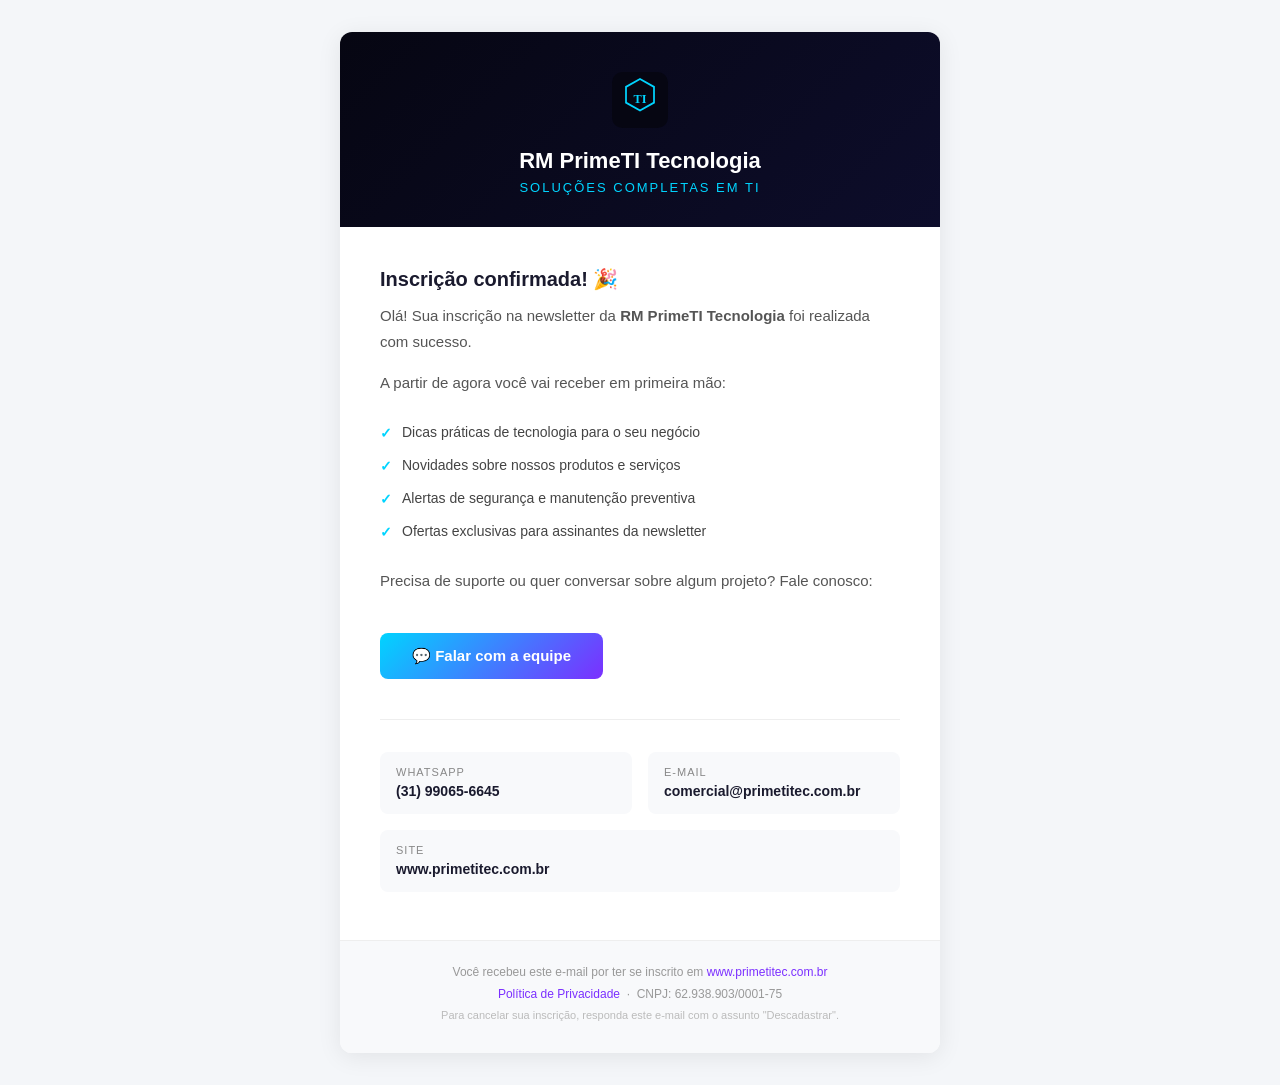
<file: emailjs_template.html>
<!DOCTYPE html>
<!--
  RM PrimeTI Tecnologia — Template de E-mail (Newsletter)

  Como usar:
  1. Acesse https://www.emailjs.com → Email Templates → Create New Template
  2. Em "Content", selecione "HTML Editor" e cole TODO o conteúdo abaixo
  3. Em "To Email" coloque: {{to_email}}
  4. Em "Subject" coloque: ✅ Inscrição confirmada — RM PrimeTI Tecnologia
  5. Em "Reply To" coloque: comercial@primetitec.com.br
  6. Clique em "Save"
-->
<html lang="pt-BR">
<head>
  <meta charset="UTF-8">
  <meta name="viewport" content="width=device-width, initial-scale=1.0">
  <style>
    body { margin: 0; padding: 0; background: #f4f6f9; font-family: 'Segoe UI', Arial, sans-serif; }
    .wrapper { max-width: 600px; margin: 32px auto; background: #ffffff; border-radius: 12px; overflow: hidden; box-shadow: 0 4px 24px rgba(0,0,0,0.08); }
    .header { background: linear-gradient(135deg, #060612 0%, #0d0d2b 100%); padding: 40px 40px 32px; text-align: center; }
    .logo-hex { display: inline-block; margin-bottom: 16px; }
    .header h1 { color: #ffffff; font-size: 22px; margin: 0 0 6px; font-weight: 700; }
    .header p { color: #00d4ff; font-size: 13px; margin: 0; letter-spacing: 2px; text-transform: uppercase; }
    .body { padding: 40px; }
    .body h2 { color: #1a1a2e; font-size: 20px; margin: 0 0 12px; }
    .body p { color: #555; font-size: 15px; line-height: 1.7; margin: 0 0 16px; }
    .check-list { list-style: none; padding: 0; margin: 20px 0; }
    .check-list li { padding: 8px 0; color: #444; font-size: 14px; display: flex; align-items: flex-start; gap: 10px; }
    .check-list li::before { content: '✓'; color: #00d4ff; font-weight: 700; flex-shrink: 0; margin-top: 1px; }
    .btn { display: inline-block; background: linear-gradient(135deg, #00d4ff, #7b2fff); color: #ffffff !important; text-decoration: none; padding: 14px 32px; border-radius: 8px; font-size: 15px; font-weight: 700; margin: 24px 0 8px; }
    .divider { border: none; border-top: 1px solid #eee; margin: 32px 0; }
    .contact-row { display: flex; gap: 16px; flex-wrap: wrap; margin-bottom: 8px; }
    .contact-item { flex: 1; min-width: 200px; background: #f8f9fb; border-radius: 8px; padding: 14px 16px; }
    .contact-item span { display: block; font-size: 11px; color: #888; text-transform: uppercase; letter-spacing: 1px; margin-bottom: 4px; }
    .contact-item a { color: #1a1a2e; text-decoration: none; font-size: 14px; font-weight: 600; }
    .footer { background: #f8f9fb; padding: 24px 40px; text-align: center; border-top: 1px solid #eee; }
    .footer p { color: #999; font-size: 12px; margin: 0 0 8px; }
    .footer a { color: #7b2fff; text-decoration: none; font-size: 12px; }
    .social-links { margin: 12px 0 0; }
    .social-links a { display: inline-block; width: 32px; height: 32px; border-radius: 50%; background: #eee; margin: 0 4px; line-height: 32px; text-align: center; color: #555 !important; font-size: 14px; text-decoration: none; }
  </style>
</head>
<body>
  <div class="wrapper">

    <!-- HEADER -->
    <div class="header">
      <div class="logo-hex">
        <svg width="56" height="56" viewBox="0 0 64 64" fill="none" xmlns="http://www.w3.org/2000/svg">
          <rect width="64" height="64" rx="12" fill="#060612"/>
          <polygon points="32,8 48,17 48,35 32,44 16,35 16,17" fill="none" stroke="#00d4ff" stroke-width="2"/>
          <text x="32" y="35" text-anchor="middle" font-family="Arial Black" font-weight="900" font-size="14" fill="#00d4ff">TI</text>
        </svg>
      </div>
      <h1>RM PrimeTI Tecnologia</h1>
      <p>Soluções Completas em TI</p>
    </div>

    <!-- BODY -->
    <div class="body">
      <h2>Inscrição confirmada! 🎉</h2>
      <p>Olá! Sua inscrição na newsletter da <strong>RM PrimeTI Tecnologia</strong> foi realizada com sucesso.</p>
      <p>A partir de agora você vai receber em primeira mão:</p>
      <ul class="check-list">
        <li>Dicas práticas de tecnologia para o seu negócio</li>
        <li>Novidades sobre nossos produtos e serviços</li>
        <li>Alertas de segurança e manutenção preventiva</li>
        <li>Ofertas exclusivas para assinantes da newsletter</li>
      </ul>
      <p>Precisa de suporte ou quer conversar sobre algum projeto? Fale conosco:</p>
      <a href="https://wa.me/5531990656645?text=Ol%C3%A1!%20Sou%20assinante%20da%20newsletter%20da%20PrimeTI!" class="btn">
        💬 Falar com a equipe
      </a>

      <hr class="divider">

      <div class="contact-row">
        <div class="contact-item">
          <span>WhatsApp</span>
          <a href="https://wa.me/5531990656645">(31) 99065-6645</a>
        </div>
        <div class="contact-item">
          <span>E-mail</span>
          <a href="mailto:comercial@primetitec.com.br">comercial@primetitec.com.br</a>
        </div>
        <div class="contact-item">
          <span>Site</span>
          <a href="https://www.primetitec.com.br">www.primetitec.com.br</a>
        </div>
      </div>
    </div>

    <!-- FOOTER -->
    <div class="footer">
      <p>Você recebeu este e-mail por ter se inscrito em <a href="https://www.primetitec.com.br">www.primetitec.com.br</a></p>
      <p>
        <a href="https://www.primetitec.com.br/politica-de-privacidade.html">Política de Privacidade</a>
        &nbsp;·&nbsp;
        CNPJ: 62.938.903/0001-75
      </p>
      <p style="margin-top:8px;font-size:11px;color:#bbb">
        Para cancelar sua inscrição, responda este e-mail com o assunto "Descadastrar".
      </p>
    </div>

  </div>
</body>
</html>
</file>
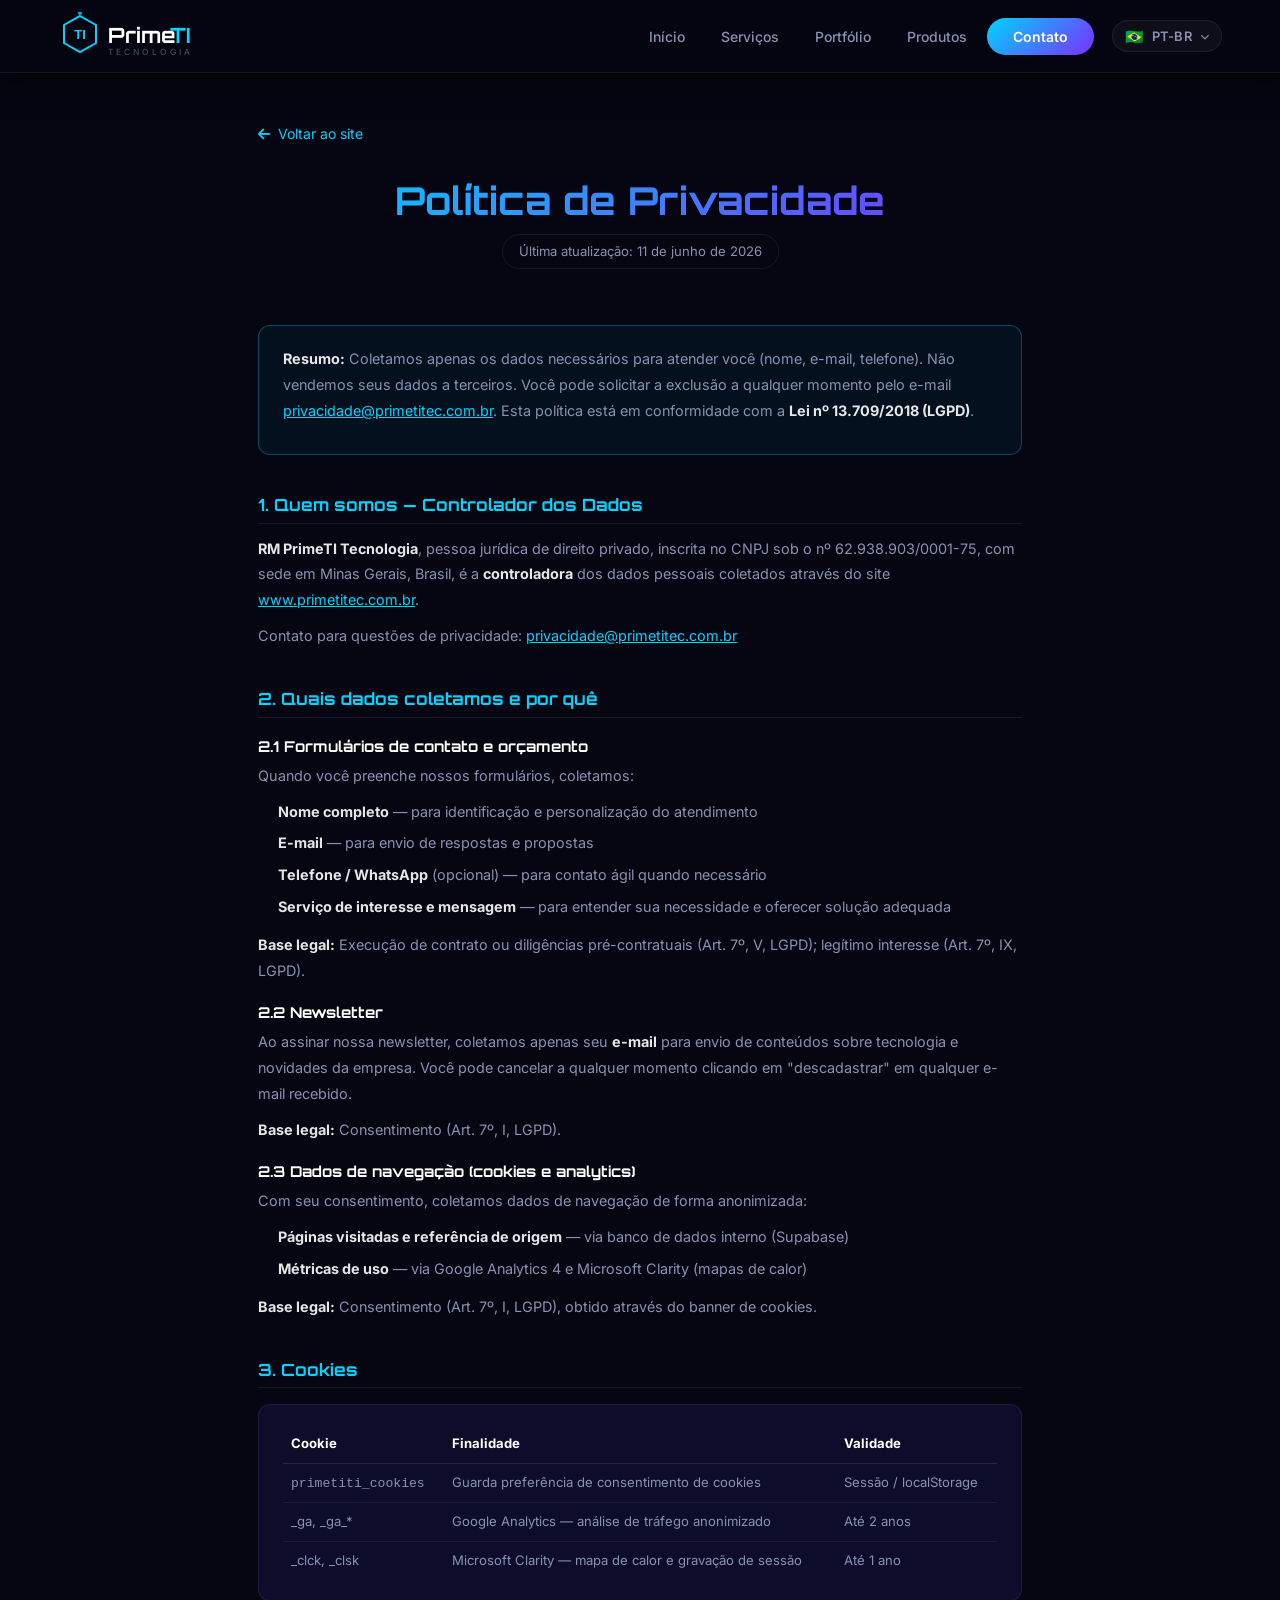
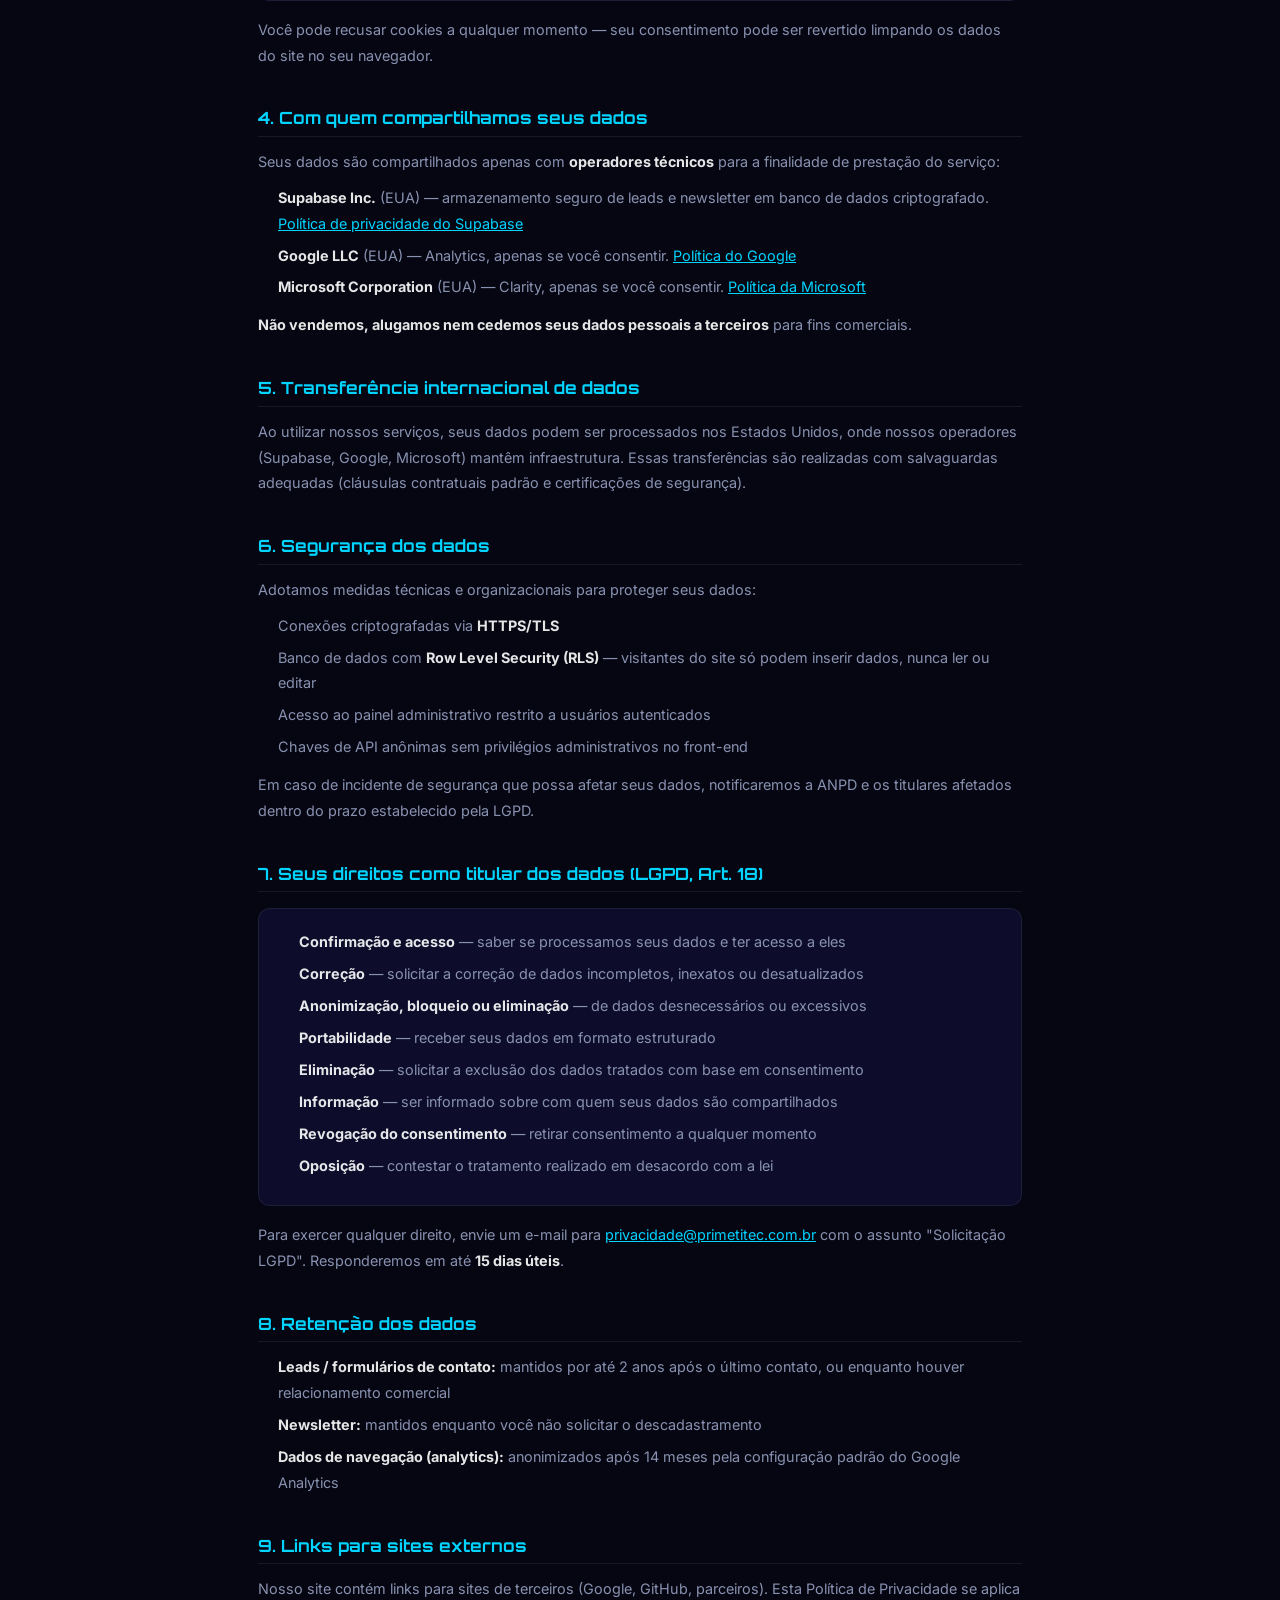
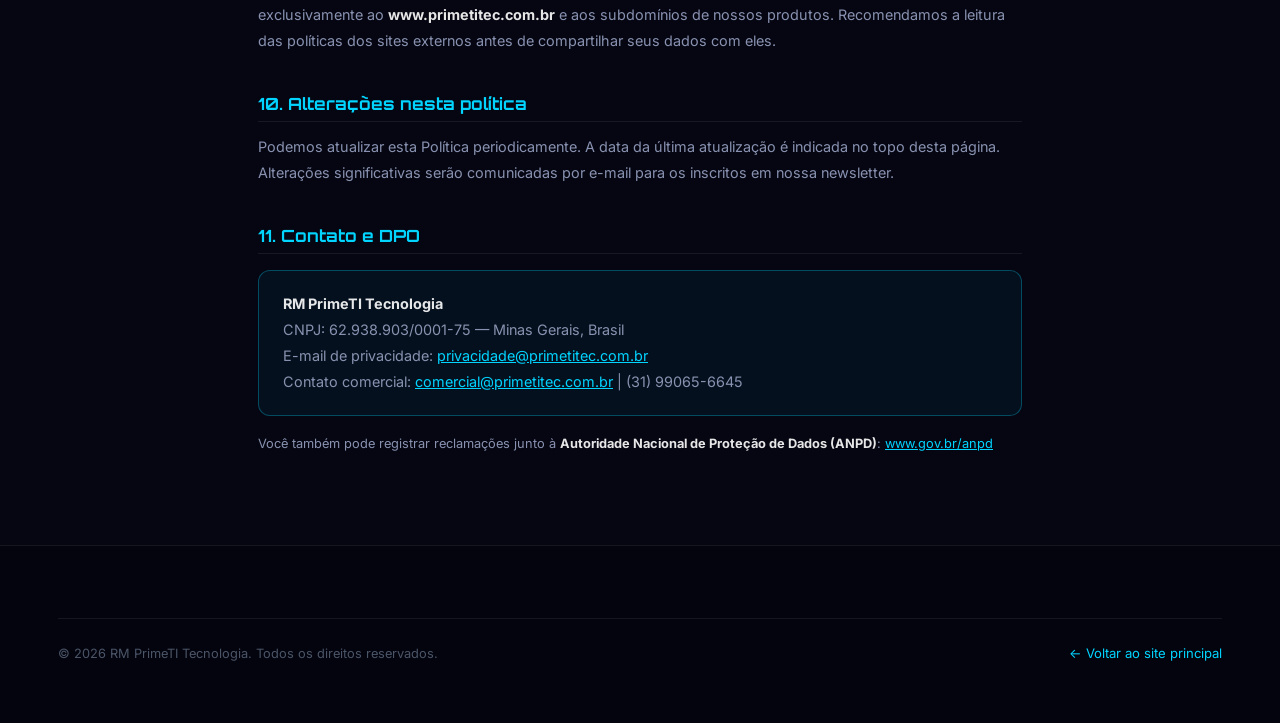
<file: politica-de-privacidade.html>
<!DOCTYPE html>
<html lang="pt-BR">
<head>
  <meta charset="UTF-8">
  <meta name="viewport" content="width=device-width, initial-scale=1.0">
  <title>Política de Privacidade | RM PrimeTI Tecnologia</title>
  <meta name="description" content="Política de Privacidade e Proteção de Dados da RM PrimeTI Tecnologia, em conformidade com a LGPD (Lei nº 13.709/2018).">
  <meta name="robots" content="index, follow">
  <link rel="canonical" href="https://www.primetitec.com.br/politica-de-privacidade.html">

  <link rel="icon" type="image/svg+xml" href="data:image/svg+xml,%3Csvg xmlns='http://www.w3.org/2000/svg' viewBox='0 0 64 64'%3E%3Crect width='64' height='64' rx='12' fill='%23060612'/%3E%3Cpolygon points='32,6 50,16 50,36 32,46 14,36 14,16' fill='none' stroke='%2300d4ff' stroke-width='2.5'/%3E%3Ctext x='50%25' y='58%25' text-anchor='middle' dominant-baseline='middle' font-family='Arial Black' font-weight='900' font-size='16' fill='%2300d4ff'%3ETI%3C/text%3E%3C/svg%3E">

  <link rel="preconnect" href="https://fonts.googleapis.com">
  <link rel="preconnect" href="https://fonts.gstatic.com" crossorigin>
  <link href="https://fonts.googleapis.com/css2?family=Orbitron:wght@700&family=Inter:wght@300;400;500;600&display=swap" rel="stylesheet">
  <link rel="stylesheet" href="https://cdnjs.cloudflare.com/ajax/libs/font-awesome/6.5.0/css/all.min.css">
  <link rel="stylesheet" href="css/styles.css">

  <style>
    .pp-page{padding:120px 0 80px}
    .pp-page .container{max-width:820px}
    .pp-header{text-align:center;margin-bottom:56px}
    .pp-header h1{font-family:var(--f-head);font-size:clamp(1.8rem,3vw,2.6rem);background:var(--grad);-webkit-background-clip:text;-webkit-text-fill-color:transparent;background-clip:text;margin-bottom:12px}
    .pp-header .updated{font-size:.82rem;color:var(--gray-1);border:1px solid var(--border);padding:6px 16px;border-radius:30px;display:inline-block}
    .pp-body h2{font-family:var(--f-head);font-size:1.05rem;color:var(--cyan);margin:40px 0 12px;padding-bottom:8px;border-bottom:1px solid var(--border)}
    .pp-body h3{font-size:.93rem;font-weight:700;color:#fff;margin:20px 0 8px}
    .pp-body p,.pp-body li{font-size:.9rem;color:var(--gray-1);line-height:1.8;margin-bottom:10px}
    .pp-body ul,.pp-body ol{padding-left:20px;margin-bottom:12px}
    .pp-body li{margin-bottom:6px}
    .pp-body a{color:var(--cyan);text-decoration:underline}
    .pp-body strong{color:rgba(255,255,255,.9)}
    .pp-card{background:var(--bg-card);border:1px solid var(--border);border-radius:12px;padding:20px 24px;margin:16px 0}
    .pp-card.highlight{border-color:rgba(0,212,255,.3);background:rgba(0,212,255,.05)}
    .back-link{display:inline-flex;align-items:center;gap:8px;color:var(--cyan);font-size:.88rem;margin-bottom:32px;text-decoration:none;transition:opacity .2s}
    .back-link:hover{opacity:.7}
  </style>
</head>
<body data-page="privacy">

  <!-- NAVBAR -->
  <nav id="navbar" class="navbar scrolled" role="navigation" aria-label="Navegação principal">
    <div class="nav-container">
      <a href="/" class="nav-logo" aria-label="RM PrimeTI Tecnologia - Início">
        <svg width="190" height="48" viewBox="0 0 190 48" fill="none" xmlns="http://www.w3.org/2000/svg" aria-hidden="true">
          <polygon points="22,4 38,13 38,31 22,40 6,31 6,13" fill="none" stroke="#00d4ff" stroke-width="2"/>
          <circle cx="22" cy="1" r="2" fill="#00d4ff" opacity="0.8"/>
          <text x="22" y="27" text-anchor="middle" font-family="Arial Black, sans-serif" font-weight="900" font-size="13" fill="#00d4ff">TI</text>
          <text x="50" y="31" font-family="Orbitron, Arial, sans-serif" font-weight="700" font-size="21" fill="white">Prime</text>
          <text x="112" y="31" font-family="Orbitron, Arial, sans-serif" font-weight="700" font-size="21" fill="#00d4ff">TI</text>
          <text x="50" y="43" font-family="Inter, Arial, sans-serif" font-size="8.5" fill="#4a5568" letter-spacing="3">TECNOLOGIA</text>
        </svg>
      </a>
      <div class="nav-right">
        <ul class="nav-menu" role="menubar">
          <li role="none"><a href="/#inicio"    class="nav-link" role="menuitem" data-i18n="nav.home">Início</a></li>
          <li role="none"><a href="/#servicos"  class="nav-link" role="menuitem" data-i18n="nav.services">Serviços</a></li>
          <li role="none"><a href="/#portfolio" class="nav-link" role="menuitem" data-i18n="nav.portfolio">Portfólio</a></li>
          <li role="none"><a href="/#produtos"  class="nav-link" role="menuitem" data-i18n="nav.products">Produtos</a></li>
          <li role="none"><a href="/#contato"   class="nav-link nav-cta" role="menuitem" data-i18n="nav.contact">Contato</a></li>
        </ul>

        <div class="lang-switcher" id="langSwitcher">
          <button class="lang-current" id="langToggle" aria-haspopup="true" aria-expanded="false" aria-label="Selecionar idioma" data-i18n-aria-label="lang.selectLabel">
            <span class="lang-flag" aria-hidden="true">🇧🇷</span>
            <span class="lang-code">PT-BR</span>
            <i class="fas fa-chevron-down" aria-hidden="true"></i>
          </button>
          <ul class="lang-menu" id="langMenu" role="menu">
            <li role="none"><button type="button" role="menuitem" class="lang-option" data-lang="pt-BR"><span class="lang-flag" aria-hidden="true">🇧🇷</span> Português (Brasil)</button></li>
            <li role="none"><button type="button" role="menuitem" class="lang-option" data-lang="pt-PT"><span class="lang-flag" aria-hidden="true">🇵🇹</span> Português (Portugal)</button></li>
            <li role="none"><button type="button" role="menuitem" class="lang-option" data-lang="en"><span class="lang-flag" aria-hidden="true">🇬🇧</span> English</button></li>
          </ul>
        </div>

        <button class="nav-toggle" id="navToggle" aria-label="Abrir menu" aria-expanded="false" data-i18n-aria-label="nav.openMenu">
          <span></span><span></span><span></span>
        </button>
      </div>
    </div>
  </nav>

  <!-- CONTENT -->
  <main class="pp-page">
    <div class="container">

      <a href="/" class="back-link">
        <i class="fas fa-arrow-left" aria-hidden="true"></i>
        <span data-i18n="pp.backLink">Voltar ao site</span>
      </a>

      <header class="pp-header">
        <h1 data-i18n="pp.h1">Política de Privacidade</h1>
        <span class="updated" data-i18n="pp.updated">Última atualização: 11 de junho de 2026</span>
      </header>

      <div class="pp-body">

        <div class="pp-card highlight">
          <p data-i18n="pp.summary"><strong>Resumo:</strong> Coletamos apenas os dados necessários para atender você (nome, e-mail, telefone). Não vendemos seus dados a terceiros. Você pode solicitar a exclusão a qualquer momento pelo e-mail <a href="mailto:privacidade@primetitec.com.br">privacidade@primetitec.com.br</a>. Esta política está em conformidade com a <strong>Lei nº 13.709/2018 (LGPD)</strong>.</p>
        </div>

        <h2 data-i18n="pp.s1.title">1. Quem somos — Controlador dos Dados</h2>
        <p data-i18n="pp.s1.p1"><strong>RM PrimeTI Tecnologia</strong>, pessoa jurídica de direito privado, inscrita no CNPJ sob o nº 62.938.903/0001-75, com sede em Minas Gerais, Brasil, é a <strong>controladora</strong> dos dados pessoais coletados através do site <a href="https://www.primetitec.com.br">www.primetitec.com.br</a>.</p>
        <p data-i18n="pp.s1.p2">Contato para questões de privacidade: <a href="mailto:privacidade@primetitec.com.br">privacidade@primetitec.com.br</a></p>

        <h2 data-i18n="pp.s2.title">2. Quais dados coletamos e por quê</h2>

        <h3 data-i18n="pp.s2_1.title">2.1 Formulários de contato e orçamento</h3>
        <p data-i18n="pp.s2_1.intro">Quando você preenche nossos formulários, coletamos:</p>
        <ul>
          <li data-i18n="pp.s2_1.li1"><strong>Nome completo</strong> — para identificação e personalização do atendimento</li>
          <li data-i18n="pp.s2_1.li2"><strong>E-mail</strong> — para envio de respostas e propostas</li>
          <li data-i18n="pp.s2_1.li3"><strong>Telefone / WhatsApp</strong> (opcional) — para contato ágil quando necessário</li>
          <li data-i18n="pp.s2_1.li4"><strong>Serviço de interesse e mensagem</strong> — para entender sua necessidade e oferecer solução adequada</li>
        </ul>
        <p data-i18n="pp.s2_1.legal"><strong>Base legal:</strong> Execução de contrato ou diligências pré-contratuais (Art. 7º, V, LGPD); legítimo interesse (Art. 7º, IX, LGPD).</p>

        <h3 data-i18n="pp.s2_2.title">2.2 Newsletter</h3>
        <p data-i18n="pp.s2_2.p1">Ao assinar nossa newsletter, coletamos apenas seu <strong>e-mail</strong> para envio de conteúdos sobre tecnologia e novidades da empresa. Você pode cancelar a qualquer momento clicando em "descadastrar" em qualquer e-mail recebido.</p>
        <p data-i18n="pp.s2_2.legal"><strong>Base legal:</strong> Consentimento (Art. 7º, I, LGPD).</p>

        <h3 data-i18n="pp.s2_3.title">2.3 Dados de navegação (cookies e analytics)</h3>
        <p data-i18n="pp.s2_3.intro">Com seu consentimento, coletamos dados de navegação de forma anonimizada:</p>
        <ul>
          <li data-i18n="pp.s2_3.li1"><strong>Páginas visitadas e referência de origem</strong> — via banco de dados interno (Supabase)</li>
          <li data-i18n="pp.s2_3.li2"><strong>Métricas de uso</strong> — via Google Analytics 4 e Microsoft Clarity (mapas de calor)</li>
        </ul>
        <p data-i18n="pp.s2_3.legal"><strong>Base legal:</strong> Consentimento (Art. 7º, I, LGPD), obtido através do banner de cookies.</p>

        <h2 data-i18n="pp.s3.title">3. Cookies</h2>
        <div class="pp-card">
          <table style="width:100%;border-collapse:collapse;font-size:.82rem">
            <thead>
              <tr style="border-bottom:1px solid rgba(255,255,255,.1)">
                <th style="text-align:left;padding:8px;color:#fff" data-i18n="pp.s3.thCookie">Cookie</th>
                <th style="text-align:left;padding:8px;color:#fff" data-i18n="pp.s3.thPurpose">Finalidade</th>
                <th style="text-align:left;padding:8px;color:#fff" data-i18n="pp.s3.thValidity">Validade</th>
              </tr>
            </thead>
            <tbody>
              <tr>
                <td style="padding:8px;color:var(--gray-1)"><code>primetiti_cookies</code></td>
                <td style="padding:8px;color:var(--gray-1)" data-i18n="pp.s3.row1purpose">Guarda preferência de consentimento de cookies</td>
                <td style="padding:8px;color:var(--gray-1)" data-i18n="pp.s3.row1validity">Sessão / localStorage</td>
              </tr>
              <tr style="border-top:1px solid rgba(255,255,255,.06)">
                <td style="padding:8px;color:var(--gray-1)">_ga, _ga_*</td>
                <td style="padding:8px;color:var(--gray-1)" data-i18n="pp.s3.row2purpose">Google Analytics — análise de tráfego anonimizado</td>
                <td style="padding:8px;color:var(--gray-1)" data-i18n="pp.s3.row2validity">Até 2 anos</td>
              </tr>
              <tr style="border-top:1px solid rgba(255,255,255,.06)">
                <td style="padding:8px;color:var(--gray-1)">_clck, _clsk</td>
                <td style="padding:8px;color:var(--gray-1)" data-i18n="pp.s3.row3purpose">Microsoft Clarity — mapa de calor e gravação de sessão</td>
                <td style="padding:8px;color:var(--gray-1)" data-i18n="pp.s3.row3validity">Até 1 ano</td>
              </tr>
            </tbody>
          </table>
        </div>
        <p data-i18n="pp.s3.after">Você pode recusar cookies a qualquer momento — seu consentimento pode ser revertido limpando os dados do site no seu navegador.</p>

        <h2 data-i18n="pp.s4.title">4. Com quem compartilhamos seus dados</h2>
        <p data-i18n="pp.s4.intro">Seus dados são compartilhados apenas com <strong>operadores técnicos</strong> para a finalidade de prestação do serviço:</p>
        <ul>
          <li data-i18n="pp.s4.li1"><strong>Supabase Inc.</strong> (EUA) — armazenamento seguro de leads e newsletter em banco de dados criptografado. <a href="https://supabase.com/privacy" target="_blank" rel="noopener">Política de privacidade do Supabase</a></li>
          <li data-i18n="pp.s4.li2"><strong>Google LLC</strong> (EUA) — Analytics, apenas se você consentir. <a href="https://policies.google.com/privacy" target="_blank" rel="noopener">Política do Google</a></li>
          <li data-i18n="pp.s4.li3"><strong>Microsoft Corporation</strong> (EUA) — Clarity, apenas se você consentir. <a href="https://privacy.microsoft.com/pt-br/privacystatement" target="_blank" rel="noopener">Política da Microsoft</a></li>
        </ul>
        <p data-i18n="pp.s4.outro"><strong>Não vendemos, alugamos nem cedemos seus dados pessoais a terceiros</strong> para fins comerciais.</p>

        <h2 data-i18n="pp.s5.title">5. Transferência internacional de dados</h2>
        <p data-i18n="pp.s5.p">Ao utilizar nossos serviços, seus dados podem ser processados nos Estados Unidos, onde nossos operadores (Supabase, Google, Microsoft) mantêm infraestrutura. Essas transferências são realizadas com salvaguardas adequadas (cláusulas contratuais padrão e certificações de segurança).</p>

        <h2 data-i18n="pp.s6.title">6. Segurança dos dados</h2>
        <p data-i18n="pp.s6.intro">Adotamos medidas técnicas e organizacionais para proteger seus dados:</p>
        <ul>
          <li data-i18n="pp.s6.li1">Conexões criptografadas via <strong>HTTPS/TLS</strong></li>
          <li data-i18n="pp.s6.li2">Banco de dados com <strong>Row Level Security (RLS)</strong> — visitantes do site só podem inserir dados, nunca ler ou editar</li>
          <li data-i18n="pp.s6.li3">Acesso ao painel administrativo restrito a usuários autenticados</li>
          <li data-i18n="pp.s6.li4">Chaves de API anônimas sem privilégios administrativos no front-end</li>
        </ul>
        <p data-i18n="pp.s6.after">Em caso de incidente de segurança que possa afetar seus dados, notificaremos a ANPD e os titulares afetados dentro do prazo estabelecido pela LGPD.</p>

        <h2 data-i18n="pp.s7.title">7. Seus direitos como titular dos dados (LGPD, Art. 18)</h2>
        <div class="pp-card">
          <ul style="margin:0;padding-left:16px">
            <li data-i18n="pp.s7.li1"><strong>Confirmação e acesso</strong> — saber se processamos seus dados e ter acesso a eles</li>
            <li data-i18n="pp.s7.li2"><strong>Correção</strong> — solicitar a correção de dados incompletos, inexatos ou desatualizados</li>
            <li data-i18n="pp.s7.li3"><strong>Anonimização, bloqueio ou eliminação</strong> — de dados desnecessários ou excessivos</li>
            <li data-i18n="pp.s7.li4"><strong>Portabilidade</strong> — receber seus dados em formato estruturado</li>
            <li data-i18n="pp.s7.li5"><strong>Eliminação</strong> — solicitar a exclusão dos dados tratados com base em consentimento</li>
            <li data-i18n="pp.s7.li6"><strong>Informação</strong> — ser informado sobre com quem seus dados são compartilhados</li>
            <li data-i18n="pp.s7.li7"><strong>Revogação do consentimento</strong> — retirar consentimento a qualquer momento</li>
            <li data-i18n="pp.s7.li8"><strong>Oposição</strong> — contestar o tratamento realizado em desacordo com a lei</li>
          </ul>
        </div>
        <p data-i18n="pp.s7.after">Para exercer qualquer direito, envie um e-mail para <a href="mailto:privacidade@primetitec.com.br">privacidade@primetitec.com.br</a> com o assunto "Solicitação LGPD". Responderemos em até <strong>15 dias úteis</strong>.</p>

        <h2 data-i18n="pp.s8.title">8. Retenção dos dados</h2>
        <ul>
          <li data-i18n="pp.s8.li1"><strong>Leads / formulários de contato:</strong> mantidos por até 2 anos após o último contato, ou enquanto houver relacionamento comercial</li>
          <li data-i18n="pp.s8.li2"><strong>Newsletter:</strong> mantidos enquanto você não solicitar o descadastramento</li>
          <li data-i18n="pp.s8.li3"><strong>Dados de navegação (analytics):</strong> anonimizados após 14 meses pela configuração padrão do Google Analytics</li>
        </ul>

        <h2 data-i18n="pp.s9.title">9. Links para sites externos</h2>
        <p data-i18n="pp.s9.p">Nosso site contém links para sites de terceiros (Google, GitHub, parceiros). Esta Política de Privacidade se aplica exclusivamente ao <strong>www.primetitec.com.br</strong> e aos subdomínios de nossos produtos. Recomendamos a leitura das políticas dos sites externos antes de compartilhar seus dados com eles.</p>

        <h2 data-i18n="pp.s10.title">10. Alterações nesta política</h2>
        <p data-i18n="pp.s10.p">Podemos atualizar esta Política periodicamente. A data da última atualização é indicada no topo desta página. Alterações significativas serão comunicadas por e-mail para os inscritos em nossa newsletter.</p>

        <h2 data-i18n="pp.s11.title">11. Contato e DPO</h2>
        <div class="pp-card highlight">
          <p style="margin:0" data-i18n="pp.s11.card">
            <strong>RM PrimeTI Tecnologia</strong><br>
            CNPJ: 62.938.903/0001-75 — Minas Gerais, Brasil<br>
            E-mail de privacidade: <a href="mailto:privacidade@primetitec.com.br">privacidade@primetitec.com.br</a><br>
            Contato comercial: <a href="mailto:comercial@primetitec.com.br">comercial@primetitec.com.br</a> | (31) 99065-6645
          </p>
        </div>
        <p style="margin-top:16px;font-size:.8rem" data-i18n="pp.s11.after">Você também pode registrar reclamações junto à <strong>Autoridade Nacional de Proteção de Dados (ANPD)</strong>: <a href="https://www.gov.br/anpd" target="_blank" rel="noopener">www.gov.br/anpd</a></p>

      </div>
    </div>
  </main>

  <!-- FOOTER -->
  <footer class="footer" role="contentinfo">
    <div class="container">
      <div class="footer-bottom" style="border-top:1px solid rgba(255,255,255,.07);padding:24px 0;display:flex;justify-content:space-between;align-items:center;flex-wrap:wrap;gap:12px">
        <p style="margin:0;font-size:.8rem;color:var(--gray-2)">&copy; <span id="year"></span> <span data-i18n="footer.rights">RM PrimeTI Tecnologia. Todos os direitos reservados.</span></p>
        <a href="/" style="color:var(--cyan);font-size:.82rem;text-decoration:none" data-i18n="pp.backToSite">← Voltar ao site principal</a>
      </div>
    </div>
  </footer>

  <script src="js/i18n.js"></script>
  <script>document.getElementById('year').textContent = new Date().getFullYear();</script>
  <script>
    const nb = document.getElementById('navbar');
    const tg = document.getElementById('navToggle');
    const mu = nb?.querySelector('.nav-menu');
    tg?.addEventListener('click', () => {
      const o = mu.classList.toggle('open');
      tg.setAttribute('aria-expanded', o);
    });
  </script>
</body>
</html>
</file>
<file: css/styles.css>
/* ============================================================
   RM PrimeTI Tecnologia — Site Institucional
   Estilo principal
   ============================================================ */

/* ===== TOKENS ===== */
:root {
  --bg: #060612;
  --bg-2: #0a0a22;
  --bg-card: #0d0d2b;
  --bg-card-h: #131345;
  --cyan: #00d4ff;
  --cyan-d: rgba(0,212,255,.12);
  --cyan-g: rgba(0,212,255,.35);
  --purple: #7b2fff;
  --purple-d: rgba(123,47,255,.12);
  --purple-g: rgba(123,47,255,.35);
  --orange: #ff6b35;
  --green: #27c93f;
  --pink: #ff6b9d;
  --gold: #ffbd2e;
  --wpp: #25d366;
  --white: #ffffff;
  --gray-1: #8892b0;
  --gray-2: #4a5568;
  --border: rgba(255,255,255,.07);
  --border-c: rgba(0,212,255,.25);
  --grad: linear-gradient(135deg,#00d4ff 0%,#7b2fff 100%);
  --f-head: 'Orbitron','Arial Black',sans-serif;
  --f-body: 'Inter','Arial',sans-serif;
  --r: 14px;
  --r-lg: 22px;
  --ease: cubic-bezier(.4,0,.2,1);
  --t: all .3s var(--ease);
  --section-py: 110px;
}

/* ===== RESET ===== */
*,*::before,*::after{box-sizing:border-box;margin:0;padding:0}
html{scroll-behavior:smooth;font-size:16px}
body{font-family:var(--f-body);background:var(--bg);color:var(--white);line-height:1.65;overflow-x:hidden}
img,svg{display:block;max-width:100%}
a{text-decoration:none;color:inherit}
ul{list-style:none}
button{cursor:pointer;border:none;background:none;font-family:inherit}

/* ===== TYPOGRAPHY ===== */
h1,h2,h3,h4{font-family:var(--f-head);line-height:1.15}
.gradient-text{
  background:var(--grad);
  -webkit-background-clip:text;
  -webkit-text-fill-color:transparent;
  background-clip:text
}

/* ===== LAYOUT ===== */
.container{max-width:1220px;margin:0 auto;padding:0 28px}
section{padding:110px 0}

/* ===== BUTTONS ===== */
.btn{
  display:inline-flex;align-items:center;gap:10px;
  padding:14px 30px;border-radius:50px;
  font-family:var(--f-body);font-size:15px;font-weight:600;
  cursor:pointer;transition:var(--t);position:relative;overflow:hidden
}
.btn-primary{background:var(--grad);color:#fff;box-shadow:0 4px 24px rgba(0,212,255,.3)}
.btn-primary:hover{transform:translateY(-3px);box-shadow:0 10px 40px rgba(0,212,255,.5)}
.btn-secondary{background:transparent;color:#fff;border:1.5px solid rgba(255,255,255,.25);backdrop-filter:blur(10px)}
.btn-secondary:hover{border-color:var(--cyan);color:var(--cyan);background:var(--cyan-d);transform:translateY(-3px)}
.btn-large{padding:18px 40px;font-size:16px}

/* ===== SECTION HEADER ===== */
.section-header{text-align:center;margin-bottom:72px}
.section-tag{
  display:inline-block;padding:6px 18px;
  background:var(--cyan-d);border:1px solid var(--cyan);border-radius:50px;
  color:var(--cyan);font-size:12px;font-weight:700;text-transform:uppercase;letter-spacing:2.5px;margin-bottom:18px
}
.section-title{font-size:clamp(26px,4vw,46px);color:var(--white);margin-bottom:18px}
.section-subtitle{color:var(--gray-1);font-size:17px;max-width:620px;margin:0 auto;line-height:1.75}

/* ===== SCROLL REVEAL ===== */
.reveal{opacity:0;transform:translateY(36px);transition:opacity .75s var(--ease),transform .75s var(--ease)}
.reveal.visible{opacity:1;transform:translateY(0)}

/* ============================================================
   NAVBAR
   ============================================================ */
.navbar{
  position:fixed;top:0;left:0;right:0;z-index:1000;
  padding:18px 0;transition:var(--t)
}
.navbar.scrolled{
  background:rgba(6,6,18,.96);backdrop-filter:blur(20px);
  border-bottom:1px solid var(--border);padding:12px 0;
  box-shadow:0 4px 40px rgba(0,0,0,.6)
}
.nav-container{
  max-width:1220px;margin:0 auto;padding:0 28px;
  display:flex;align-items:center;justify-content:space-between
}
.nav-logo{display:flex;align-items:center;flex-shrink:0}
.nav-right{display:flex;align-items:center;gap:18px}
.nav-menu{display:flex;align-items:center;gap:4px}
.nav-link{
  color:var(--gray-1);font-size:14px;font-weight:500;
  padding:8px 16px;border-radius:8px;transition:var(--t)
}
.nav-link:hover,.nav-link.active{color:var(--white);background:rgba(255,255,255,.05)}
.nav-cta{
  background:var(--grad)!important;color:#fff!important;
  border-radius:50px!important;padding:10px 26px!important;font-weight:600!important
}
.nav-cta:hover{box-shadow:0 6px 24px rgba(0,212,255,.45);transform:translateY(-1px)}
.nav-toggle{
  display:none;flex-direction:column;gap:5px;
  padding:6px;z-index:1001
}
.nav-toggle span{
  display:block;width:24px;height:2px;
  background:var(--white);border-radius:2px;transition:var(--t)
}

/* ============================================================
   LANGUAGE SWITCHER
   ============================================================ */
.lang-switcher{position:relative;z-index:1001}
.lang-current{
  display:flex;align-items:center;gap:8px;
  background:rgba(255,255,255,.04);border:1px solid var(--border);
  border-radius:50px;padding:7px 12px;color:var(--gray-1);
  font-size:13px;font-weight:600;transition:var(--t)
}
.lang-current:hover{color:var(--white);border-color:rgba(0,212,255,.35);background:rgba(0,212,255,.06)}
.lang-current .fa-chevron-down{font-size:9px;transition:transform .2s var(--ease)}
.lang-switcher.open .lang-current .fa-chevron-down{transform:rotate(180deg)}
.lang-flag{font-size:15px;line-height:1}
.lang-code{letter-spacing:.3px}
.lang-menu{
  position:absolute;top:calc(100% + 10px);right:0;min-width:210px;
  background:rgba(10,10,26,.98);backdrop-filter:blur(20px);
  border:1px solid var(--border);border-radius:14px;
  padding:6px;box-shadow:0 16px 40px rgba(0,0,0,.5);
  opacity:0;visibility:hidden;transform:translateY(-8px);
  transition:opacity .2s var(--ease),transform .2s var(--ease),visibility .2s
}
.lang-switcher.open .lang-menu{opacity:1;visibility:visible;transform:translateY(0)}
.lang-option{
  display:flex;align-items:center;gap:10px;width:100%;
  padding:10px 12px;border-radius:9px;color:var(--gray-1);
  font-size:13.5px;font-weight:500;text-align:left;transition:var(--t)
}
.lang-option:hover{background:rgba(0,212,255,.08);color:var(--white)}
.lang-option.active{color:var(--cyan);background:rgba(0,212,255,.08)}
.lang-option .lang-flag{font-size:17px}

/* ============================================================
   MARKET VISIBILITY (hide BR-only hardware repair content
   when browsing in pt-PT / en)
   ============================================================ */
.lang-hidden{display:none !important}
body.lang-intl .services-grid{grid-template-columns:repeat(2,1fr);max-width:760px;margin-left:auto;margin-right:auto}
body.lang-intl .portfolio-grid{grid-template-columns:repeat(2,1fr);max-width:780px;margin-left:auto;margin-right:auto}
@media (max-width:900px){
  body.lang-intl .services-grid{grid-template-columns:1fr;max-width:480px}
  body.lang-intl .portfolio-grid{grid-template-columns:1fr;max-width:480px}
}

/* ============================================================
   HERO
   ============================================================ */
.hero{
  position:relative;min-height:100vh;
  display:flex;align-items:center;justify-content:center;
  overflow:hidden;padding:0
}
#particleCanvas{
  position:absolute;inset:0;width:100%;height:100%;z-index:0
}
.hero-orbs{position:absolute;inset:0;z-index:0;pointer-events:none}
.orb{
  position:absolute;border-radius:50%;filter:blur(80px);
  animation:floatOrb 12s ease-in-out infinite alternate
}
.orb-1{
  width:600px;height:600px;top:-200px;left:-150px;
  background:radial-gradient(circle,rgba(0,212,255,.08),transparent 70%);
  animation-delay:0s
}
.orb-2{
  width:500px;height:500px;top:50%;right:-100px;
  background:radial-gradient(circle,rgba(123,47,255,.1),transparent 70%);
  animation-delay:-4s
}
.orb-3{
  width:400px;height:400px;bottom:-100px;left:30%;
  background:radial-gradient(circle,rgba(0,212,255,.06),transparent 70%);
  animation-delay:-8s
}
@keyframes floatOrb{
  0%{transform:translate(0,0) scale(1)}
  100%{transform:translate(30px,40px) scale(1.1)}
}
.hero-overlay{
  position:absolute;inset:0;z-index:1;
  background:
    radial-gradient(ellipse at 50% 0%,rgba(0,212,255,.06) 0%,transparent 55%),
    linear-gradient(to bottom,transparent 55%,var(--bg) 100%)
}
.hero-content{
  position:relative;z-index:2;text-align:center;
  max-width:880px;padding:0 28px;padding-top:90px;padding-bottom:130px
}
.hero-badge{
  display:inline-flex;align-items:center;gap:10px;
  padding:8px 22px;background:rgba(0,212,255,.08);
  border:1px solid rgba(0,212,255,.3);border-radius:50px;
  color:var(--cyan);font-size:13px;font-weight:600;letter-spacing:.5px;
  margin-bottom:36px;
  animation:fadeDown .8s var(--ease) forwards
}
.badge-dot{
  width:8px;height:8px;background:var(--cyan);border-radius:50%;
  animation:pulseDot 2s infinite
}
@keyframes pulseDot{
  0%,100%{opacity:1;transform:scale(1)}
  50%{opacity:.5;transform:scale(.75)}
}
.hero-title{
  font-size:clamp(38px,6.5vw,84px);font-weight:900;
  color:var(--white);margin-bottom:28px
}
.hero-line{
  display:block;opacity:0;transform:translateY(32px);
  animation:fadeUp .9s var(--ease) var(--delay,0s) forwards
}
.hero-subtitle{
  font-size:clamp(16px,2.2vw,20px);color:var(--gray-1);
  max-width:660px;margin:0 auto 44px;line-height:1.8;
  opacity:0;animation:fadeUp .9s var(--ease) var(--delay,0s) forwards
}
.hero-buttons{
  display:flex;gap:18px;justify-content:center;flex-wrap:wrap;
  margin-bottom:72px;
  opacity:0;animation:fadeUp .9s var(--ease) var(--delay,0s) forwards
}
.hero-badges{
  display:flex;align-items:center;justify-content:center;gap:14px;flex-wrap:wrap;
  opacity:0;animation:fadeUp .9s var(--ease) var(--delay,0s) forwards
}
.hero-badge-pill{
  display:inline-flex;align-items:center;gap:9px;
  padding:10px 18px;background:rgba(0,212,255,.06);
  border:1px solid var(--border);border-radius:50px;
  color:var(--gray-1);font-size:13px;font-weight:600
}
.hero-badge-pill i{color:var(--cyan);font-size:13px}
.hero-scroll{
  position:absolute;bottom:36px;left:50%;transform:translateX(-50%);
  z-index:2;display:flex;flex-direction:column;align-items:center;gap:10px
}
.hero-scroll span{font-size:11px;color:var(--gray-2);letter-spacing:2px;text-transform:uppercase}
.scroll-mouse{
  width:24px;height:40px;border:2px solid rgba(255,255,255,.2);
  border-radius:12px;display:flex;justify-content:center;padding-top:6px
}
.scroll-dot{
  width:4px;height:8px;background:var(--cyan);border-radius:2px;
  animation:scrollAnim 2s infinite
}
@keyframes scrollAnim{
  0%{transform:translateY(0);opacity:1}
  100%{transform:translateY(14px);opacity:0}
}
@keyframes fadeDown{from{opacity:0;transform:translateY(-22px)}to{opacity:1;transform:translateY(0)}}
@keyframes fadeUp{from{opacity:0;transform:translateY(32px)}to{opacity:1;transform:translateY(0)}}

/* ============================================================
   FEATURES BAR
   ============================================================ */
.features-bar{
  background:rgba(13,13,43,.8);
  border-top:1px solid var(--border);border-bottom:1px solid var(--border);
  backdrop-filter:blur(10px);padding:20px 0
}
.features-row{
  display:flex;align-items:center;justify-content:center;
  flex-wrap:wrap;gap:8px
}
.feature-item{
  display:flex;align-items:center;gap:10px;
  padding:10px 28px;font-size:14px;font-weight:500;color:var(--gray-1)
}
.feature-item i{color:var(--cyan);font-size:16px}
.feature-sep{width:1px;height:28px;background:var(--border)}

/* ============================================================
   SERVICES
   ============================================================ */
.services{
  background:linear-gradient(180deg,var(--bg) 0%,#080820 50%,var(--bg) 100%)
}
.services-grid{
  display:grid;grid-template-columns:repeat(3,1fr);
  gap:28px;align-items:start
}
.service-card{
  background:var(--bg-card);border:1px solid var(--border);
  border-radius:var(--r-lg);padding:28px;
  position:relative;transition:var(--t);overflow:hidden
}
.service-card::after{
  content:'';position:absolute;top:0;left:0;right:0;height:2px;
  background:var(--grad);opacity:0;transition:var(--t)
}
.service-card:hover{
  transform:translateY(-10px);
  border-color:rgba(0,212,255,.3);
  box-shadow:0 24px 64px rgba(0,0,0,.5),0 0 40px rgba(0,212,255,.1)
}
.service-card:hover::after{opacity:1}
.service-card.featured{
  border-color:rgba(123,47,255,.35);
  background:linear-gradient(145deg,#0d0d2b,#130d2e);
  box-shadow:0 0 50px rgba(123,47,255,.08)
}
.service-card.featured::after{background:linear-gradient(90deg,#7b2fff,#00d4ff);opacity:1}
.service-featured-badge{
  position:absolute;top:18px;right:18px;
  padding:4px 12px;background:var(--grad);border-radius:50px;
  font-size:10px;font-weight:700;text-transform:uppercase;letter-spacing:1px;color:#fff
}
.service-illustration{
  width:100%;height:190px;border-radius:12px;
  overflow:hidden;background:rgba(0,0,0,.25);margin-bottom:24px
}
.service-illustration svg{width:100%;height:100%}
.service-icon{
  width:52px;height:52px;border-radius:13px;
  background:var(--cyan-d);border:1px solid rgba(0,212,255,.25);
  display:flex;align-items:center;justify-content:center;
  font-size:21px;color:var(--cyan);margin-bottom:18px;transition:var(--t)
}
.service-icon.purple{background:var(--purple-d);border-color:rgba(123,47,255,.25);color:var(--purple)}
.service-card:hover .service-icon{box-shadow:0 0 22px rgba(0,212,255,.3);transform:scale(1.07)}
.service-title{font-size:19px;font-weight:700;margin-bottom:12px;color:var(--white)}
.service-description{color:var(--gray-1);font-size:14px;line-height:1.75;margin-bottom:18px}
.service-features{display:flex;flex-direction:column;gap:9px;margin-bottom:24px}
.service-features li{
  display:flex;align-items:center;gap:10px;
  font-size:13px;color:var(--gray-1)
}
.service-features li i{color:var(--cyan);font-size:12px;flex-shrink:0}
.service-cta{
  display:inline-flex;align-items:center;gap:8px;
  color:var(--cyan);font-size:14px;font-weight:600;transition:var(--t)
}
.service-cta.purple{color:var(--purple)}
.service-cta:hover{gap:14px;opacity:.85}
.service-cta i{font-size:12px;transition:var(--t)}

/* ============================================================
   PRODUCTS
   ============================================================ */
.products{background:var(--bg)}
.products-grid{
  display:grid;grid-template-columns:repeat(3,1fr);gap:22px
}
.product-card{
  position:relative;background:var(--bg-card);
  border:1px solid var(--border);border-radius:var(--r-lg);
  padding:28px 24px;color:var(--white);transition:var(--t);
  overflow:hidden;display:flex;flex-direction:column;gap:12px
}
.product-card:hover{
  transform:translateY(-8px);
  border-color:rgba(0,212,255,.25);
  box-shadow:0 20px 60px rgba(0,0,0,.5)
}
.product-glow{
  position:absolute;top:-60px;right:-60px;
  width:160px;height:160px;border-radius:50%;
  filter:blur(50px);opacity:.25;transition:var(--t)
}
.product-card:hover .product-glow{opacity:.5}
.nexus-glow{background:#00d4ff}
.belle-glow{background:#ff6b9d}
.recebi-glow{background:#27c93f}
.biz-glow{background:#7b2fff}
.product-header{display:flex;align-items:flex-start;justify-content:space-between;gap:12px}
.product-icon{width:60px;height:60px;flex-shrink:0}
.product-icon svg{width:100%;height:100%}
.product-tag{
  display:inline-block;padding:4px 11px;
  border:1px solid var(--tag-color,var(--cyan));
  border-radius:50px;color:var(--tag-color,var(--cyan));
  font-size:10px;font-weight:700;text-transform:uppercase;letter-spacing:2px
}
.product-name{font-size:22px;font-weight:700;color:var(--white)}
.product-description{font-size:13.5px;color:var(--gray-1);line-height:1.65;flex:1}
.product-link{
  display:flex;align-items:center;gap:8px;
  font-size:13px;font-weight:600;
  color:var(--link-color,var(--cyan));
  margin-top:6px;transition:var(--t)
}
.product-card:hover .product-link{gap:14px}
.product-link i{font-size:11px}

/* ============================================================
   GOOGLE REVIEWS
   ============================================================ */
.reviews-sec{padding:64px 0;background:linear-gradient(135deg,rgba(66,133,244,.05) 0%,rgba(52,168,83,.04) 100%)}
.reviews-card{
  display:flex;align-items:center;gap:32px;flex-wrap:wrap;
  background:var(--bg-card);border:1px solid var(--border);
  border-radius:var(--r-lg);padding:40px 48px
}
.reviews-icon{flex-shrink:0}
.reviews-text{flex:1;min-width:240px}
.reviews-text .section-tag{margin-bottom:10px}
.reviews-text h2{font-size:clamp(20px,2.6vw,28px);color:var(--white);margin-bottom:10px;line-height:1.3}
.reviews-text p{color:var(--gray-1);font-size:14.5px;line-height:1.7;max-width:520px}
.reviews-card .btn{flex-shrink:0}

/* ============================================================
   ABOUT
   ============================================================ */
.about{background:linear-gradient(180deg,var(--bg) 0%,#080820 100%)}
.about-grid{
  display:grid;grid-template-columns:1fr 1fr;
  gap:80px;align-items:center
}
.about-content .section-tag,.about-content .section-title{text-align:left}
.about-content .section-title{margin-bottom:24px}
.about-text{color:var(--gray-1);font-size:16px;line-height:1.85;margin-bottom:18px}
.about-text strong{color:var(--white)}
.about-values{display:flex;flex-direction:column;gap:22px;margin-top:36px}
.value-item{display:flex;align-items:flex-start;gap:18px}
.value-icon{
  width:46px;height:46px;border-radius:12px;flex-shrink:0;
  background:var(--cyan-d);border:1px solid rgba(0,212,255,.2);
  display:flex;align-items:center;justify-content:center;
  color:var(--cyan);font-size:18px
}
.value-item h4{font-family:var(--f-head);font-size:14px;color:var(--white);margin-bottom:4px}
.value-item p{font-size:13px;color:var(--gray-1)}

/* Tech tiles */
.about-visual{display:flex;justify-content:center;align-items:center}
.tech-tiles{
  display:grid;grid-template-columns:repeat(3,1fr);
  gap:14px;max-width:400px
}
.tile{
  aspect-ratio:1;border-radius:20px;
  display:flex;flex-direction:column;align-items:center;
  justify-content:center;gap:8px;
  font-size:11px;font-weight:600;text-transform:uppercase;
  letter-spacing:1px;cursor:default;transition:var(--t)
}
.tile i{font-size:26px}
.tile-primary{
  background:var(--cyan-d);border:1px solid rgba(0,212,255,.2);color:var(--cyan)
}
.tile-secondary{
  background:var(--purple-d);border:1px solid rgba(123,47,255,.2);color:var(--purple)
}
.tile-featured{
  grid-column:2;
  background:linear-gradient(135deg,rgba(0,212,255,.12),rgba(123,47,255,.12));
  border:1px solid rgba(0,212,255,.3)
}
.tile:hover{transform:scale(1.06);box-shadow:0 0 22px rgba(0,212,255,.15)}

/* ============================================================
   CONTACT
   ============================================================ */
.contact{background:var(--bg)}
.contact-grid{
  display:grid;grid-template-columns:repeat(3,1fr);
  gap:22px;margin-bottom:52px
}
.contact-card{
  background:var(--bg-card);border:1px solid var(--border);
  border-radius:var(--r-lg);padding:42px 32px;
  text-align:center;color:var(--white);
  transition:var(--t);display:flex;flex-direction:column;
  align-items:center;gap:12px
}
.contact-card:hover{transform:translateY(-7px)}
.whatsapp-card:hover{
  border-color:rgba(37,211,102,.35);
  box-shadow:0 16px 50px rgba(37,211,102,.12)
}
.email-card:hover{
  border-color:rgba(0,212,255,.3);
  box-shadow:0 16px 50px rgba(0,212,255,.08)
}
.contact-icon-wrap{
  width:76px;height:76px;border-radius:22px;
  display:flex;align-items:center;justify-content:center;
  font-size:32px;margin-bottom:6px
}
.wpp-icon{background:rgba(37,211,102,.1);color:var(--wpp);border:1px solid rgba(37,211,102,.2)}
.email-icon{background:var(--cyan-d);color:var(--cyan);border:1px solid rgba(0,212,255,.2)}
.info-icon{background:var(--purple-d);color:var(--purple);border:1px solid rgba(123,47,255,.2)}
.contact-card h3{font-size:19px;font-weight:700;color:var(--white)}
.contact-card p{font-size:15px;color:var(--gray-1)}
.contact-pill{
  font-size:12px;font-weight:600;padding:6px 18px;
  border-radius:50px;margin-top:8px
}
.wpp-pill{color:var(--wpp);border:1px solid rgba(37,211,102,.3)}
.email-pill{color:var(--cyan);border:1px solid var(--border-c)}
.info-pill{color:var(--purple);border:1px solid rgba(123,47,255,.3)}

/* CTA Banner */
.cta-banner{
  background:linear-gradient(135deg,rgba(0,212,255,.08),rgba(123,47,255,.1));
  border:1px solid rgba(0,212,255,.2);border-radius:var(--r-lg);
  padding:52px;display:flex;align-items:center;
  justify-content:space-between;gap:32px;flex-wrap:wrap
}
.cta-content h3{font-size:22px;font-weight:700;color:var(--white);margin-bottom:10px;line-height:1.3}
.cta-content p{color:var(--gray-1);font-size:15px}

/* ============================================================
   FOOTER
   ============================================================ */
.footer{background:#04040e;border-top:1px solid var(--border);padding:72px 0 36px}
.footer-grid{
  display:grid;grid-template-columns:2fr 1fr 1fr 1fr;
  gap:48px;margin-bottom:56px
}
.footer-tagline{color:var(--gray-1);font-size:14px;line-height:1.75;margin:18px 0 10px;max-width:280px}
.footer-cnpj{color:var(--gray-2);font-size:12px}
.footer-col h4{
  font-family:var(--f-head);font-size:12px;color:var(--white);
  text-transform:uppercase;letter-spacing:2.5px;margin-bottom:22px
}
.footer-col ul{display:flex;flex-direction:column;gap:13px}
.footer-col ul a{color:var(--gray-1);font-size:14px;transition:var(--t)}
.footer-col ul a:hover{color:var(--cyan);padding-left:4px}
.footer-bottom{
  border-top:1px solid var(--border);padding-top:28px;
  display:flex;justify-content:space-between;align-items:center;
  flex-wrap:wrap;gap:16px
}
.footer-bottom p{color:var(--gray-2);font-size:13px}

/* ============================================================
   WHATSAPP FLOAT
   ============================================================ */
.wpp-float{
  position:fixed;bottom:34px;right:34px;
  width:62px;height:62px;background:var(--wpp);border-radius:50%;
  display:flex;align-items:center;justify-content:center;
  font-size:30px;color:#fff;z-index:999;
  box-shadow:0 4px 24px rgba(37,211,102,.45);
  transition:var(--t);overflow:visible
}
.wpp-float:hover{transform:scale(1.12);box-shadow:0 10px 40px rgba(37,211,102,.7)}
.wpp-tooltip{
  position:absolute;right:72px;
  background:#1a1a3e;color:#fff;
  padding:7px 14px;border-radius:8px;
  font-family:var(--f-body);font-size:13px;white-space:nowrap;
  border:1px solid var(--border);
  opacity:0;pointer-events:none;transition:var(--t)
}
.wpp-tooltip::after{
  content:'';position:absolute;right:-6px;top:50%;
  transform:translateY(-50%);
  border:6px solid transparent;border-right:none;
  border-left-color:#1a1a3e
}
.wpp-float:hover .wpp-tooltip{opacity:1}

/* ============================================================
   FORMS (Contact Form + Newsletter)
   ============================================================ */
.form-section{
  background:linear-gradient(135deg,rgba(0,212,255,.04),rgba(123,47,255,.05));
  border:1px solid rgba(0,212,255,.15);border-radius:var(--r-lg);
  margin-bottom:52px;overflow:hidden
}
.form-section-inner{padding:52px}
.form-section-header{text-align:center;margin-bottom:40px}
.form-section-badge{
  display:inline-flex;align-items:center;gap:8px;
  padding:6px 16px;background:var(--cyan-d);
  border:1px solid rgba(0,212,255,.3);border-radius:50px;
  color:var(--cyan);font-size:12px;font-weight:700;
  text-transform:uppercase;letter-spacing:2px;margin-bottom:16px
}
.form-section-header h3{font-size:clamp(18px,2.5vw,26px);color:var(--white);margin-bottom:8px}
.form-section-header p{color:var(--gray-1);font-size:15px}
.form-row{display:grid;grid-template-columns:1fr 1fr;gap:20px;margin-bottom:20px}
.form-group{display:flex;flex-direction:column;gap:8px}
.form-full{grid-column:1/-1;margin-bottom:20px}
.form-group label{
  font-size:12px;font-weight:700;color:var(--gray-1);
  text-transform:uppercase;letter-spacing:1px
}
.req{color:var(--cyan)}
.form-group input,
.form-group select,
.form-group textarea{
  background:rgba(0,0,0,.35);border:1.5px solid var(--border);
  border-radius:10px;padding:13px 16px;
  color:var(--white);font-family:var(--f-body);font-size:15px;
  transition:var(--t);outline:none;width:100%;-webkit-appearance:none
}
.form-group select{
  cursor:pointer;
  background-image:url("data:image/svg+xml,%3Csvg xmlns='http://www.w3.org/2000/svg' width='12' height='8' viewBox='0 0 12 8'%3E%3Cpath d='M1 1l5 5 5-5' stroke='%238892b0' stroke-width='1.5' fill='none' stroke-linecap='round'/%3E%3C/svg%3E");
  background-repeat:no-repeat;background-position:right 14px center;padding-right:44px
}
.form-group textarea{resize:vertical;min-height:110px}
.form-group input::placeholder,
.form-group textarea::placeholder{color:var(--gray-2)}
.form-group select option{background:#0d0d2b;color:var(--white)}
.form-group input:focus,
.form-group select:focus,
.form-group textarea:focus{
  border-color:var(--cyan);background:rgba(0,212,255,.04);
  box-shadow:0 0 0 3px rgba(0,212,255,.12)
}
.form-actions{
  display:flex;align-items:center;gap:24px;
  flex-wrap:wrap;margin-top:8px
}
.form-privacy{
  font-size:12px;color:var(--gray-2);
  display:flex;align-items:center;gap:6px
}
.form-privacy i{color:var(--cyan);font-size:11px}
.form-status{
  margin-top:16px;padding:12px 16px;border-radius:8px;
  font-size:14px;font-weight:500;display:none
}
.form-status.success{
  display:block;background:rgba(39,201,63,.08);
  border:1px solid rgba(39,201,63,.3);color:var(--green)
}
.form-status.error{
  display:block;background:rgba(255,107,53,.08);
  border:1px solid rgba(255,107,53,.3);color:var(--orange)
}

/* Newsletter (footer) */
.footer-newsletter{margin-top:24px}
.footer-newsletter>p{font-size:13px;color:var(--gray-1);margin-bottom:10px}
.newsletter-form{display:flex;gap:8px}
.newsletter-form input{
  flex:1;min-width:0;background:rgba(0,0,0,.4);
  border:1.5px solid var(--border);border-radius:8px;
  padding:10px 14px;color:var(--white);
  font-family:var(--f-body);font-size:13px;
  outline:none;transition:var(--t)
}
.newsletter-form input:focus{border-color:var(--cyan)}
.newsletter-form input::placeholder{color:var(--gray-2)}
.newsletter-form button{
  padding:10px 16px;background:var(--grad);border:none;
  border-radius:8px;color:#fff;font-family:var(--f-body);
  font-size:13px;font-weight:600;cursor:pointer;
  white-space:nowrap;transition:var(--t)
}
.newsletter-form button:hover{box-shadow:0 4px 16px rgba(0,212,255,.4)}
.newsletter-form button:disabled{opacity:.6;cursor:not-allowed}
.newsletter-status{font-size:12px;margin-top:8px;color:var(--gray-1);min-height:18px}

/* ============================================================
   RESPONSIVE
   ============================================================ */
@media (max-width:1100px){
  .services-grid{grid-template-columns:repeat(2,1fr)}
  .products-grid{grid-template-columns:repeat(2,1fr)}
  .about-grid{grid-template-columns:1fr;gap:56px}
  .footer-grid{grid-template-columns:repeat(2,1fr);gap:36px}
  .plans-grid{grid-template-columns:1fr;max-width:420px;margin-left:auto;margin-right:auto}
  .plans-extra{grid-template-columns:1fr;gap:28px}
}
@media (max-width:768px){
  :root{--section-py:80px}
  section{padding:80px 0}
  .nav-menu{
    position:fixed;top:0;right:-100%;width:290px;height:100vh;
    background:rgba(6,6,18,.98);backdrop-filter:blur(24px);
    border-left:1px solid var(--border);
    flex-direction:column;justify-content:center;
    padding:28px;gap:6px;transition:right .35s var(--ease);z-index:1000
  }
  .nav-menu.open{right:0}
  .nav-link{font-size:16px;padding:14px 18px}
  .nav-toggle{display:flex}
  .nav-right{gap:10px}
  .lang-current{padding:7px 10px}
  .lang-current .lang-code{display:none}
  .lang-menu{right:-10px;min-width:200px}
  .hero-badges{gap:10px}
  .hero-badge-pill{font-size:12px;padding:8px 14px}
  .services-grid{grid-template-columns:1fr}
  .contact-grid{grid-template-columns:1fr}
  .cta-banner{flex-direction:column;text-align:center;padding:36px 28px}
  .form-section-inner{padding:32px 24px}
  .form-row{grid-template-columns:1fr}
  .footer-grid{grid-template-columns:1fr;gap:32px}
  .footer-bottom{flex-direction:column;text-align:center}
  .tech-tiles{grid-template-columns:repeat(3,1fr);max-width:330px}
  .features-row{gap:0}
  .feature-sep{display:none}
  .feature-item{padding:8px 18px}
}
@media (max-width:560px){
  .hero-title{font-size:clamp(34px,8vw,52px)}
  .hero-buttons{flex-direction:column;align-items:center}
  .products-grid{grid-template-columns:1fr}
  .hero-badges{flex-direction:column;align-items:stretch}
  .hero-content{padding-bottom:170px}
  .reviews-card{flex-direction:column;text-align:center;padding:32px 24px}
  .reviews-text p{max-width:none}
  .wpp-float{bottom:22px;right:22px;width:54px;height:54px;font-size:26px}
}

/* ============================================================
   PRELOADER
   ============================================================ */
.preloader{
  position:fixed;inset:0;z-index:9999;
  background:var(--bg);
  display:flex;align-items:center;justify-content:center;
  transition:opacity .6s ease,visibility .6s ease;
}
.preloader.out{opacity:0;visibility:hidden;pointer-events:none}
.preloader-content{text-align:center}
.preloader-content svg{animation:plPulse 1.8s ease infinite}
.preloader-bar{width:200px;height:3px;background:rgba(255,255,255,.08);border-radius:3px;margin:24px auto 0;overflow:hidden}
.preloader-fill{height:100%;background:var(--grad);border-radius:3px;animation:plFill 1.5s var(--ease) forwards}
@keyframes plPulse{0%,100%{opacity:1;transform:scale(1)}50%{opacity:.65;transform:scale(.95)}}
@keyframes plFill{from{width:0}to{width:100%}}

/* ============================================================
   COOKIE BANNER (LGPD)
   ============================================================ */
.cookie-banner{
  position:fixed;bottom:-120px;left:0;right:0;z-index:8888;
  transition:bottom .4s cubic-bezier(.4,0,.2,1);
  padding:0 16px 12px;
}
.cookie-banner.visible{bottom:0}
.cookie-banner.hidden{display:none}
.cookie-inner{
  max-width:900px;margin:0 auto;
  background:rgba(13,13,43,.97);
  border:1px solid var(--border-c);
  border-radius:14px;
  padding:16px 20px;
  display:flex;align-items:center;gap:16px;flex-wrap:wrap;
  backdrop-filter:blur(14px);
  box-shadow:0 -4px 40px rgba(0,212,255,.1);
}
.cookie-icon{font-size:26px;color:var(--cyan);flex-shrink:0}
.cookie-text{flex:1;min-width:200px}
.cookie-text strong{display:block;font-size:.9rem;color:#fff;margin-bottom:4px}
.cookie-text p{font-size:.78rem;color:var(--gray-1);margin:0}
.cookie-text a{color:var(--cyan);text-decoration:underline}
.cookie-btns{display:flex;gap:10px;flex-shrink:0}
.cookie-btn{
  padding:8px 20px;border-radius:8px;font-size:.82rem;
  font-weight:600;cursor:pointer;border:none;transition:transform .15s,opacity .15s;
}
.cookie-btn:hover{transform:translateY(-1px);opacity:.9}
.cookie-accept{background:var(--grad);color:#fff}
.cookie-decline{background:rgba(255,255,255,.08);color:var(--gray-1);border:1px solid var(--border)}

/* ============================================================
   BACK TO TOP
   ============================================================ */
.back-to-top{
  position:fixed;bottom:96px;right:28px;z-index:800;
  width:44px;height:44px;border-radius:50%;
  background:rgba(0,212,255,.15);
  border:1px solid rgba(0,212,255,.35);
  color:var(--cyan);font-size:16px;
  display:flex;align-items:center;justify-content:center;
  cursor:pointer;
  opacity:0;pointer-events:none;
  transition:opacity .3s,background .2s,transform .2s;
}
.back-to-top.visible{opacity:1;pointer-events:auto}
.back-to-top:hover{background:rgba(0,212,255,.28);transform:translateY(-3px)}

/* ============================================================
   PLANS FOR COMPANIES (MONTHLY MAINTENANCE CONTRACT)
   ============================================================ */
.plans-sec{padding:var(--section-py) 0;background:var(--bg)}
.plans-grid{
  display:grid;grid-template-columns:repeat(3,1fr);gap:28px;
  align-items:start;margin-top:16px
}
.plan-card{
  background:var(--bg-card);border:1px solid var(--border);
  border-radius:var(--r-lg);padding:36px 30px;
  position:relative;transition:var(--t);display:flex;flex-direction:column
}
.plan-card:hover{
  transform:translateY(-8px);border-color:rgba(0,212,255,.3);
  box-shadow:0 24px 64px rgba(0,0,0,.5),0 0 40px rgba(0,212,255,.1)
}
.plan-card.featured{
  border-color:rgba(123,47,255,.35);
  background:linear-gradient(145deg,#0d0d2b,#130d2e);
  box-shadow:0 0 50px rgba(123,47,255,.1)
}
.plan-badge{
  position:absolute;top:-13px;left:50%;transform:translateX(-50%);
  padding:5px 16px;background:var(--grad);border-radius:50px;
  font-size:11px;font-weight:700;text-transform:uppercase;letter-spacing:1px;color:#fff;
  white-space:nowrap
}
.plan-name{font-size:19px;font-weight:700;color:var(--white);margin-bottom:14px}
.plan-price{display:flex;align-items:baseline;gap:4px;margin-bottom:26px}
.plan-price-value{font-family:var(--f-head);font-size:32px;font-weight:700;color:var(--cyan)}
.plan-price-period{font-size:14px;color:var(--gray-1)}
.plan-features{display:flex;flex-direction:column;gap:11px;margin-bottom:28px;flex-grow:1}
.plan-features li{display:flex;align-items:flex-start;gap:10px;font-size:13.5px;color:rgba(255,255,255,.82);line-height:1.5}
.plan-features li i{color:var(--green);font-size:12px;flex-shrink:0;margin-top:3px}
.plan-btn{width:100%;justify-content:center}
.plans-note{text-align:center;color:var(--gray-1);font-size:13px;font-style:italic;margin-top:24px}
.plans-extra{
  display:grid;grid-template-columns:1.3fr 1fr;gap:40px;
  margin-top:56px;padding-top:40px;border-top:1px solid var(--border)
}
.plans-included h4,.plans-excluded h4{font-size:15px;color:var(--white);margin-bottom:16px}
.plans-excluded h4 span{display:block;font-size:11px;font-weight:400;color:var(--gray-1);margin-top:2px;text-transform:none;letter-spacing:0}
.plans-included ul{display:flex;flex-direction:column;gap:10px}
.plans-included li{display:flex;align-items:flex-start;gap:10px;font-size:13.5px;color:var(--gray-1);line-height:1.6}
.plans-included li i{color:var(--cyan);font-size:12px;flex-shrink:0;margin-top:3px}
.plans-excluded p{font-size:13px;color:var(--gray-1);line-height:1.75}

/* ============================================================
   BUSINESS SYSTEMS (DP / FISCAL / RH)
   ============================================================ */
.biz-systems{
  padding:var(--section-py) 0;
  background:linear-gradient(135deg,rgba(123,47,255,.05) 0%,rgba(0,212,255,.04) 100%);
}
.biz-grid{
  display:grid;grid-template-columns:1.1fr 1fr;
  gap:64px;align-items:start;margin-top:16px
}
.biz-lead{color:var(--gray-1);font-size:16px;line-height:1.85;margin-bottom:32px}
.biz-lead strong{color:var(--white)}
.biz-diff-list{display:flex;flex-direction:column;gap:22px}
.biz-diff-item{display:flex;align-items:flex-start;gap:18px}
.biz-diff-icon{
  width:46px;height:46px;border-radius:12px;flex-shrink:0;
  background:var(--purple-d);border:1px solid rgba(123,47,255,.25);
  display:flex;align-items:center;justify-content:center;
  color:var(--purple);font-size:18px
}
.biz-diff-item h4{font-family:var(--f-head);font-size:14px;color:var(--white);margin-bottom:4px}
.biz-diff-item p{font-size:13px;color:var(--gray-1);line-height:1.6}
.biz-card{
  background:var(--bg-card);
  border:1px solid var(--border-c);
  border-radius:20px;
  padding:44px 40px;
  position:relative;overflow:hidden
}
.biz-card::before{
  content:'';position:absolute;top:-60px;right:-60px;
  width:200px;height:200px;border-radius:50%;
  background:radial-gradient(circle,rgba(123,47,255,.1) 0%,transparent 70%);
  pointer-events:none
}
.biz-card-tag{
  display:inline-block;padding:6px 16px;
  background:var(--purple-d);border:1px solid rgba(123,47,255,.3);
  border-radius:50px;color:var(--purple);
  font-size:12px;font-weight:700;text-transform:uppercase;letter-spacing:1.5px;
  margin-bottom:18px
}
.biz-card h3{font-size:clamp(20px,2.4vw,26px);color:var(--white);margin-bottom:14px;line-height:1.3}
.biz-card > p{color:var(--gray-1);font-size:15px;line-height:1.75;margin-bottom:26px}
.biz-card-list{display:flex;flex-direction:column;gap:12px;margin-bottom:30px}
.biz-card-list li{display:flex;align-items:center;gap:10px;font-size:14px;color:rgba(255,255,255,.85)}
.biz-card-list i{color:var(--green);font-size:13px;flex-shrink:0}

/* ============================================================
   PORTFOLIO
   ============================================================ */
.portfolio-sec{padding:var(--section-py) 0;background:var(--bg)}
.portfolio-grid{
  display:grid;
  grid-template-columns:repeat(3,1fr);
  gap:24px;
  margin-top:48px;
}
.portfolio-card{
  background:var(--bg-card);
  border:1px solid var(--border);
  border-radius:14px;
  overflow:hidden;
  transition:border-color .3s,transform .3s,box-shadow .3s;
}
.portfolio-card:hover{
  border-color:rgba(0,212,255,.35);
  transform:translateY(-6px);
  box-shadow:0 16px 40px rgba(0,212,255,.1);
}
.portfolio-thumb{
  aspect-ratio:16/9;
  display:flex;align-items:center;justify-content:center;
  font-size:52px;
  background:radial-gradient(ellipse at center,color-mix(in srgb,var(--cat,#00d4ff) 15%,transparent) 0%,transparent 70%);
  color:var(--cat,#00d4ff);
  position:relative;
}
.portfolio-thumb::after{
  content:'';position:absolute;inset:0;
  border-bottom:1px solid var(--border);
}
.portfolio-info{padding:20px}
.portfolio-cat{
  font-size:.72rem;font-weight:700;letter-spacing:1.5px;text-transform:uppercase;
  color:var(--cat,#00d4ff);
  border:1px solid currentColor;
  padding:3px 10px;border-radius:30px;
  display:inline-block;margin-bottom:10px;
  opacity:.85;
}
.portfolio-info h3{font-size:1rem;font-weight:700;color:#fff;margin-bottom:8px;line-height:1.3}
.portfolio-info p{font-size:.83rem;color:var(--gray-1);line-height:1.6;margin-bottom:12px}
.portfolio-tags{display:flex;gap:6px;flex-wrap:wrap}
.portfolio-tags span{
  font-size:.7rem;padding:3px 10px;border-radius:20px;
  background:rgba(255,255,255,.06);color:var(--gray-1);
  border:1px solid var(--border);
}

/* ============================================================
   FAQ
   ============================================================ */
.faq-sec{padding:var(--section-py) 0;background:var(--bg)}
.faq-grid{margin-top:48px;display:flex;flex-direction:column;gap:8px}
.faq-item{
  background:var(--bg-card);
  border:1px solid var(--border);
  border-radius:12px;
  overflow:hidden;
  transition:border-color .3s;
}
.faq-item.open{border-color:rgba(0,212,255,.35)}
.faq-q{
  width:100%;
  display:flex;align-items:center;justify-content:space-between;
  gap:16px;
  padding:20px 24px;
  background:none;border:none;
  color:#fff;font-size:.95rem;font-weight:600;
  text-align:left;cursor:pointer;
  transition:color .2s;
}
.faq-q:hover{color:var(--cyan)}
.faq-q i{flex-shrink:0;font-size:.8rem;color:var(--cyan);transition:transform .3s}
.faq-item.open .faq-q i{transform:rotate(45deg)}
.faq-a{
  max-height:0;overflow:hidden;
  transition:max-height .35s ease,padding .35s ease;
}
.faq-item.open .faq-a{max-height:200px}
.faq-a p{
  padding:0 24px 20px;
  color:var(--gray-1);font-size:.88rem;line-height:1.7;margin:0;
}

/* ============================================================
   QUICK QUOTE
   ============================================================ */
.quick-quote{
  padding:var(--section-py) 0;
  background:linear-gradient(135deg,rgba(0,212,255,.04) 0%,rgba(123,47,255,.04) 100%);
}
.qq-card{
  display:grid;grid-template-columns:1fr 1.2fr;gap:64px;align-items:center;
  background:var(--bg-card);
  border:1px solid var(--border-c);
  border-radius:20px;
  padding:48px 56px;
  position:relative;overflow:hidden;
}
.qq-card::before{
  content:'';position:absolute;top:-60px;right:-60px;
  width:220px;height:220px;border-radius:50%;
  background:radial-gradient(circle,rgba(0,212,255,.08) 0%,transparent 70%);
  pointer-events:none;
}
.qq-text .section-tag{margin-bottom:16px}
.qq-text h2{font-size:clamp(1.5rem,2.5vw,2rem);margin:8px 0 14px;line-height:1.2}
.qq-text p{color:var(--gray-1);font-size:.93rem;margin-bottom:24px}
.qq-benefits{list-style:none;padding:0;display:flex;flex-direction:column;gap:10px}
.qq-benefits li{
  font-size:.87rem;color:rgba(255,255,255,.8);
  display:flex;align-items:center;gap:10px;
}
.qq-benefits i{color:var(--green);font-size:.9rem}
.qq-row{display:grid;grid-template-columns:1fr 1fr;gap:16px}
.qq-form .form-group{margin-bottom:14px}
.qq-form label{display:block;font-size:.78rem;font-weight:600;letter-spacing:.5px;color:var(--gray-1);margin-bottom:6px;text-transform:uppercase}
.qq-form input,
.qq-form select,
.qq-form textarea{
  width:100%;padding:12px 14px;
  background:rgba(255,255,255,.05);
  border:1px solid var(--border);
  border-radius:8px;color:#fff;
  font-family:var(--f-body);font-size:.88rem;
  transition:border-color .25s,box-shadow .25s;outline:none;
}
.qq-form input:focus,
.qq-form select:focus,
.qq-form textarea:focus{border-color:var(--cyan);box-shadow:0 0 0 3px rgba(0,212,255,.12)}
.qq-form select option{background:var(--bg-card);color:#fff}
.qq-form textarea{resize:vertical;min-height:80px}

/* ============================================================
   FOOTER SOCIAL
   ============================================================ */
.footer-social{display:flex;gap:10px;margin-bottom:20px}
.footer-social a{
  width:38px;height:38px;border-radius:50%;
  border:1px solid var(--border);
  display:flex;align-items:center;justify-content:center;
  color:var(--gray-1);font-size:14px;
  transition:border-color .25s,color .25s,background .25s,transform .2s;
}
.footer-social a:hover{
  border-color:var(--cyan);color:var(--cyan);
  background:rgba(0,212,255,.08);
  transform:translateY(-2px);
}

/* ============================================================
   RESPONSIVE — new sections
   ============================================================ */
@media (max-width:1100px){
  .portfolio-grid{grid-template-columns:repeat(2,1fr)}
  .qq-card{grid-template-columns:1fr;gap:40px;padding:40px}
  .biz-grid{grid-template-columns:1fr;gap:40px}
}
@media (max-width:768px){
  .portfolio-grid{grid-template-columns:1fr}
  .qq-row{grid-template-columns:1fr}
  .qq-card{padding:28px 22px}
  .biz-card{padding:32px 24px}
  .cookie-inner{flex-wrap:wrap}
}
@media (max-width:560px){
  .back-to-top{bottom:86px;right:18px;width:40px;height:40px}
}
</file>
